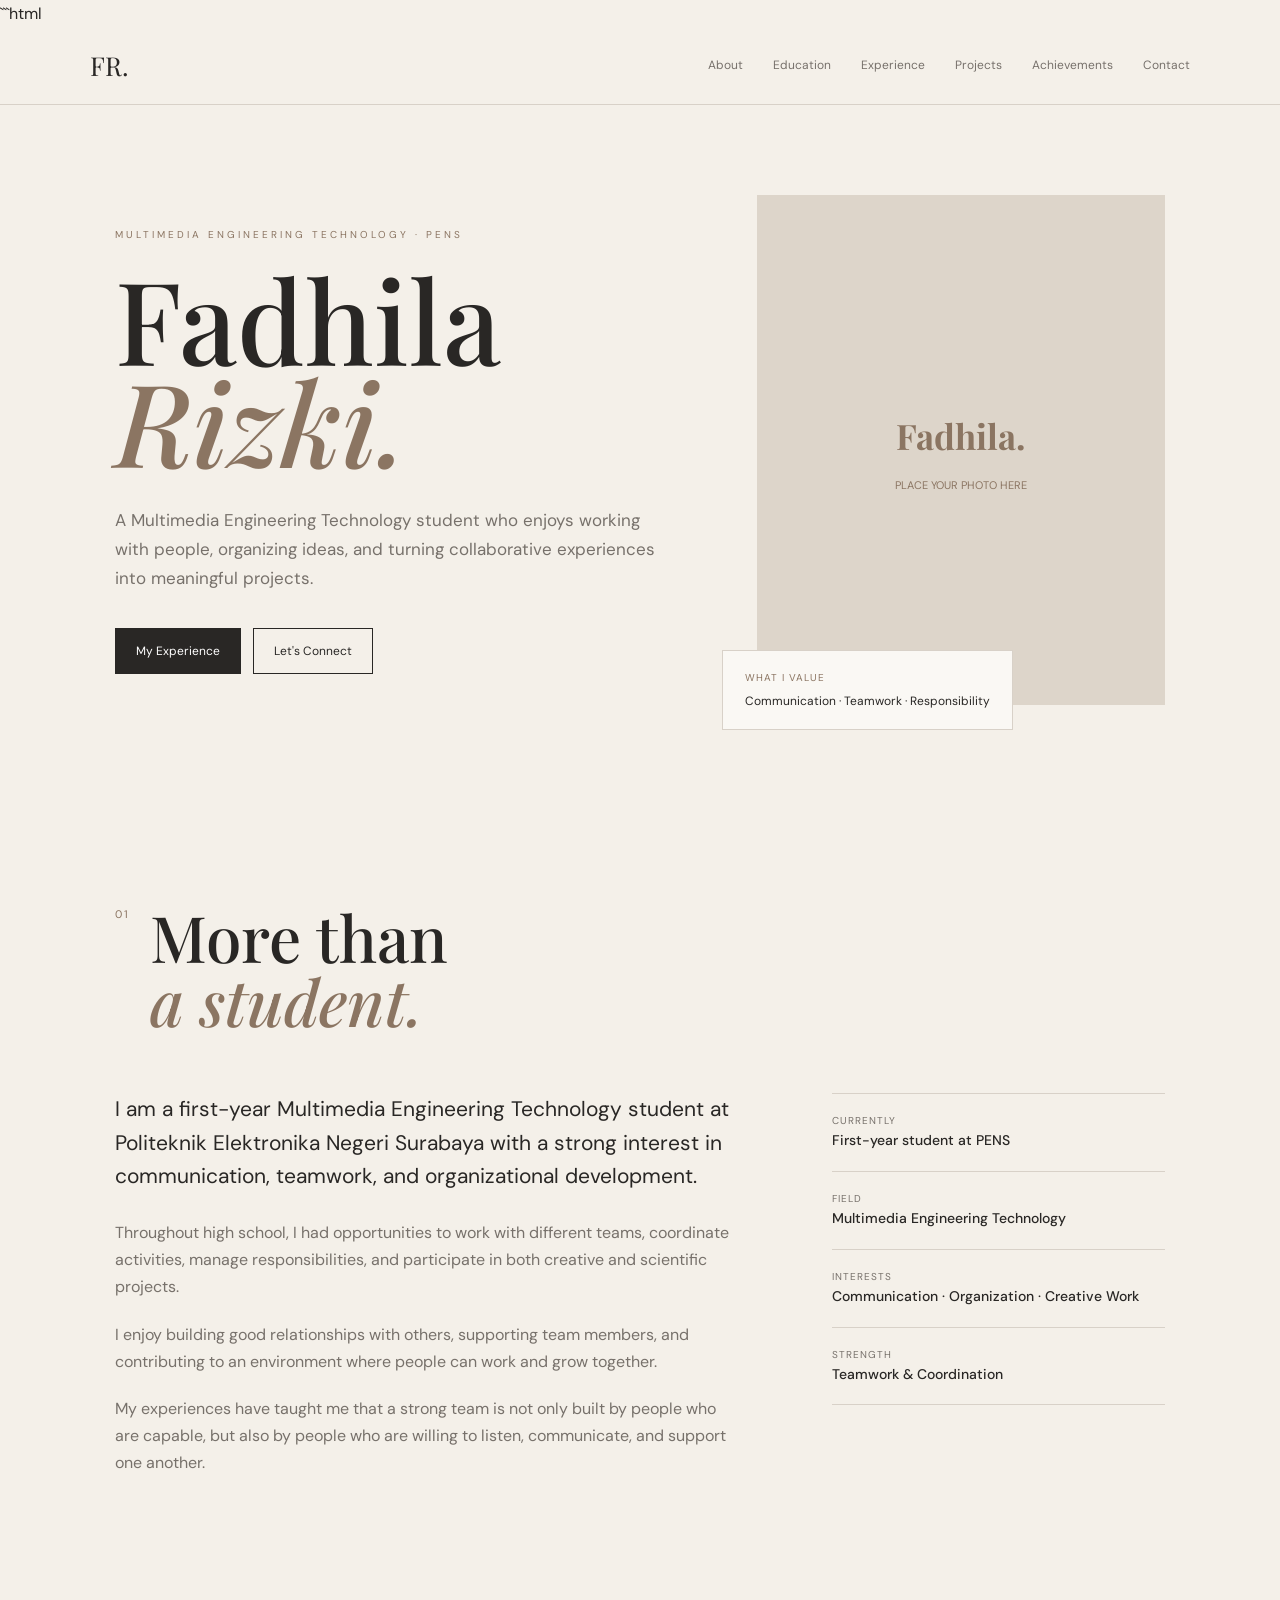
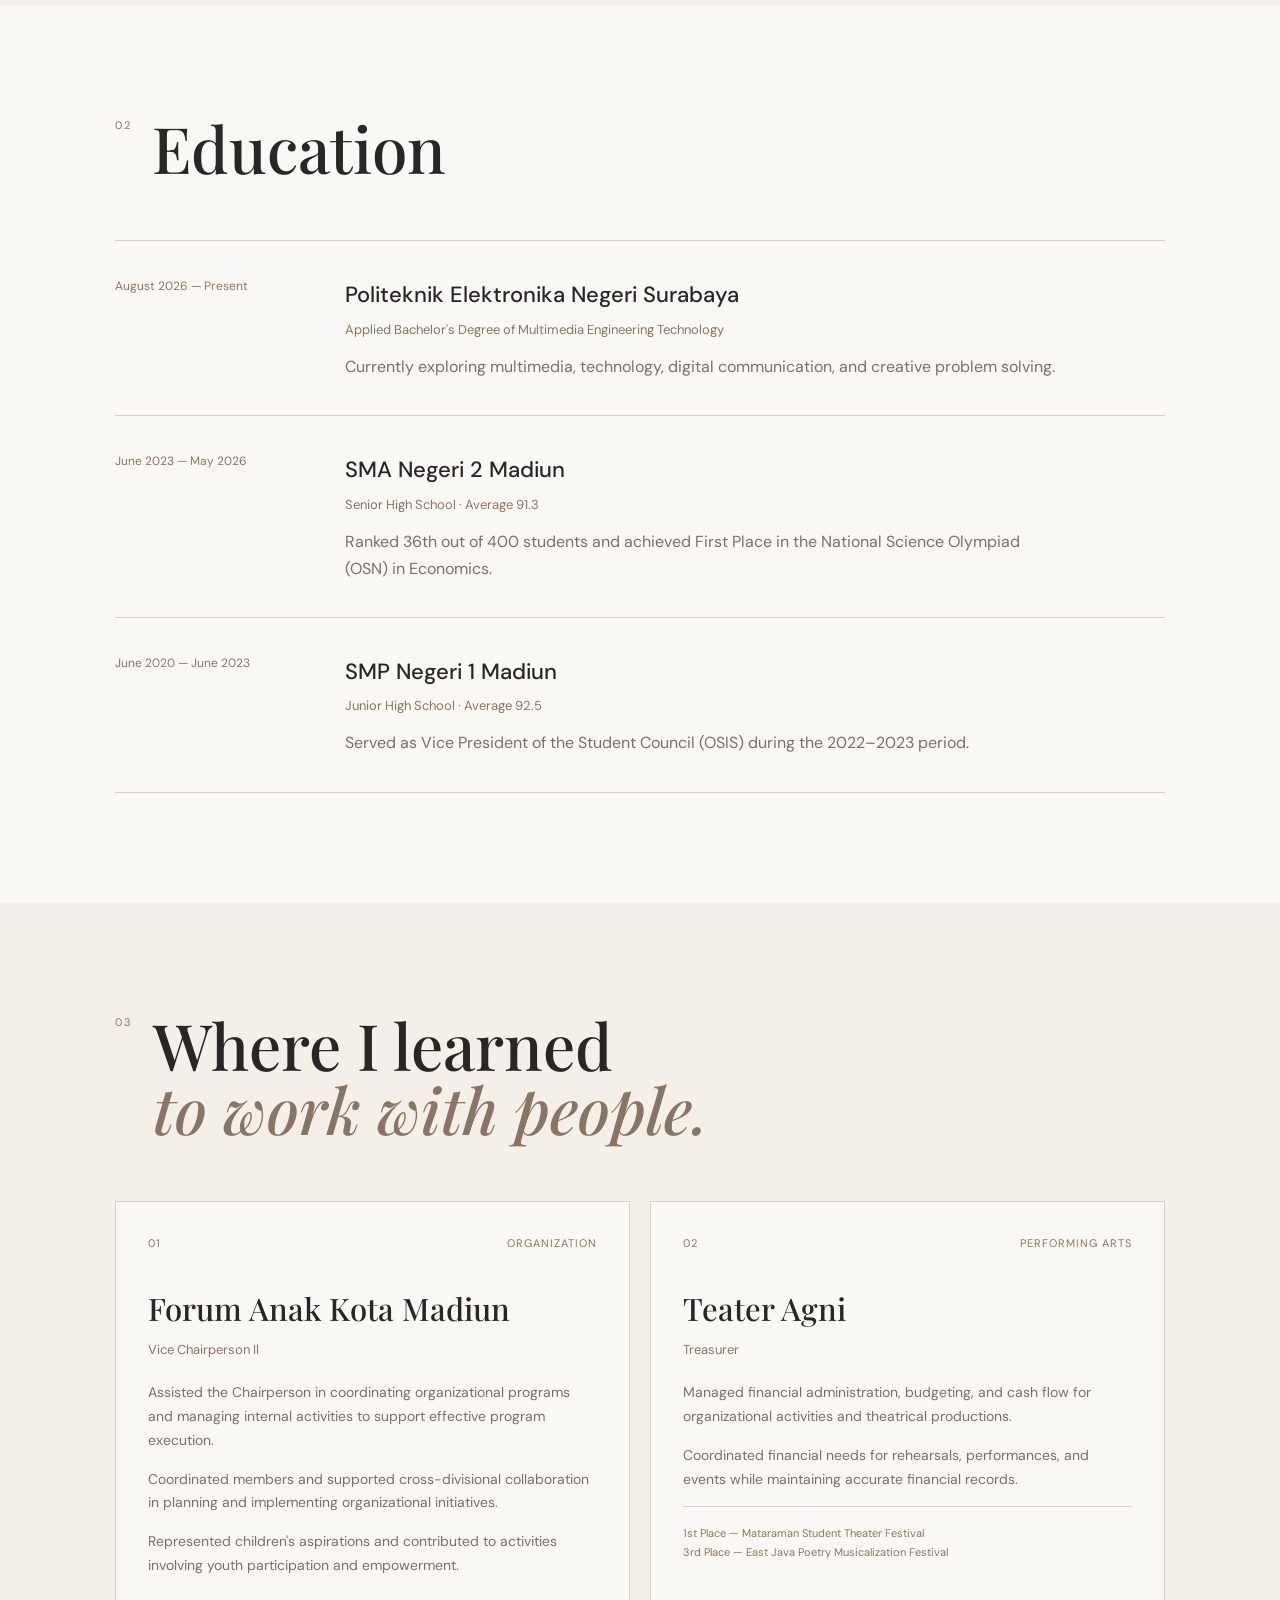
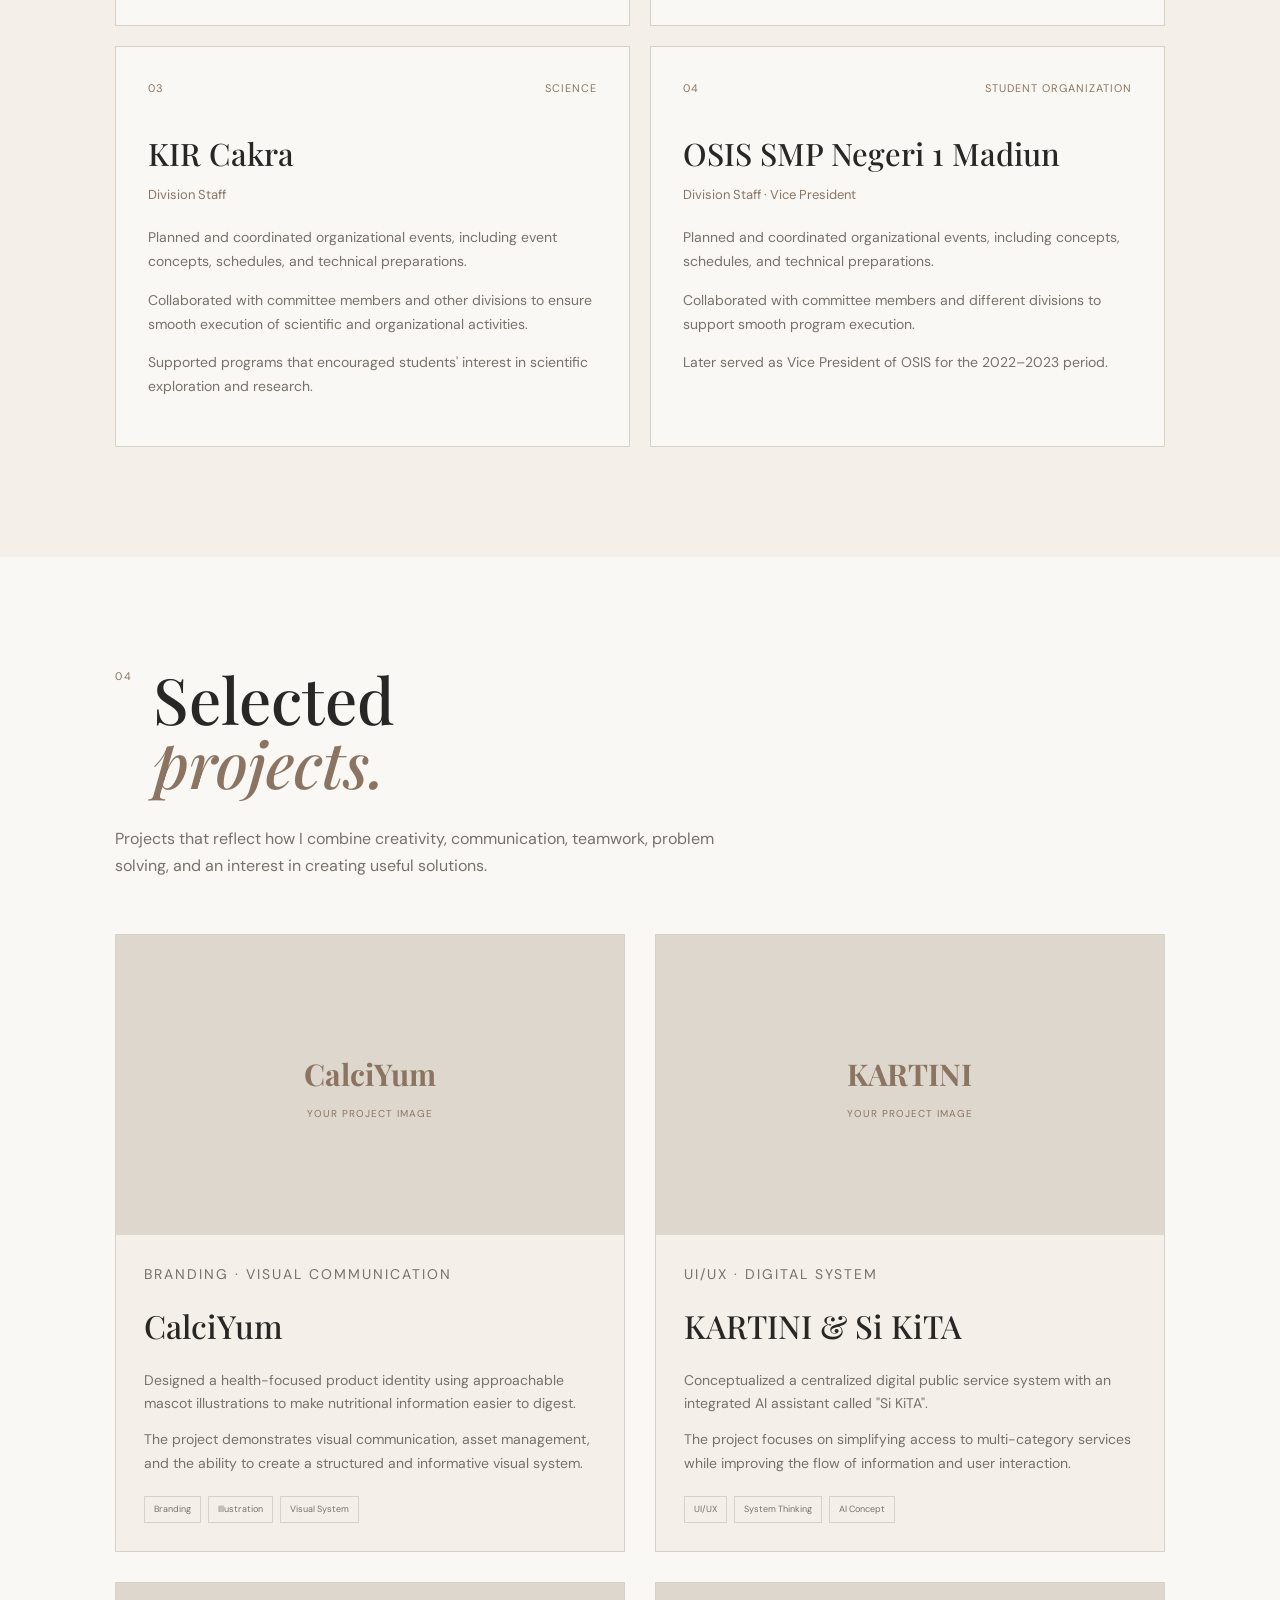
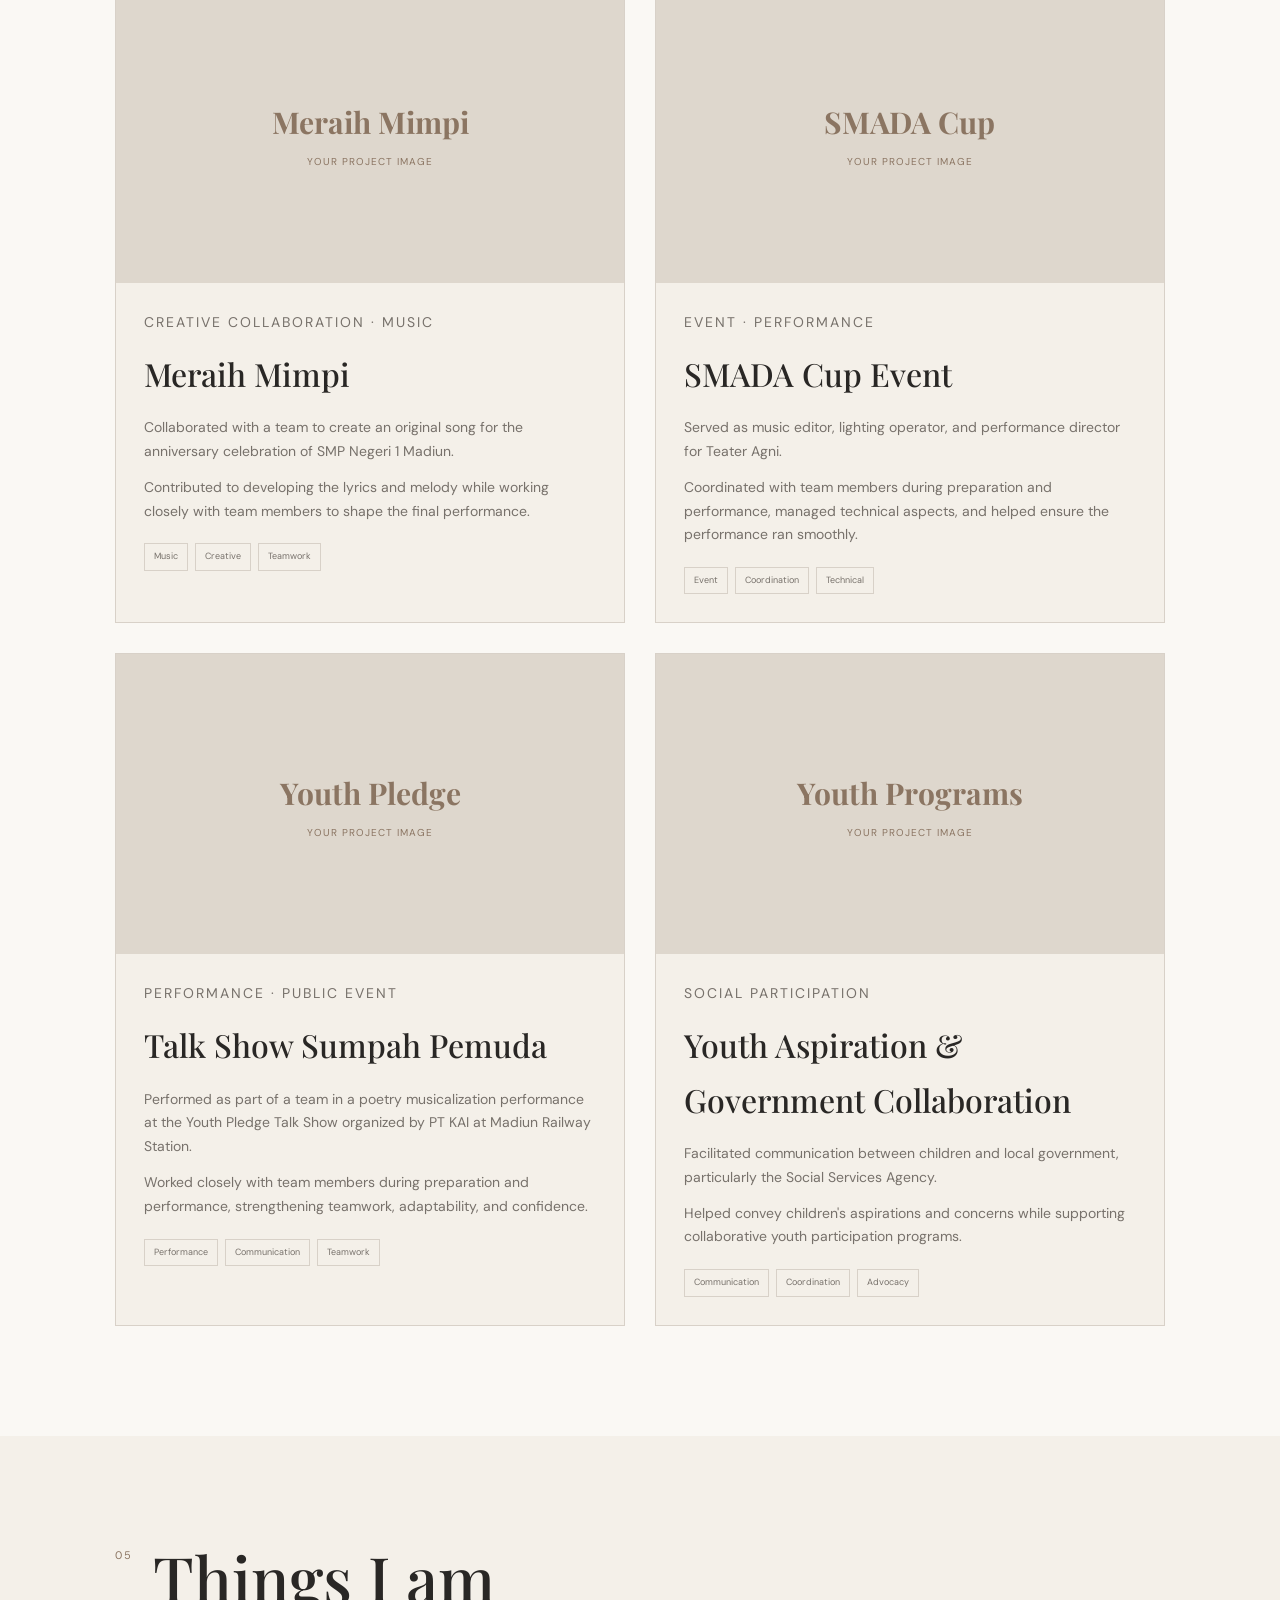
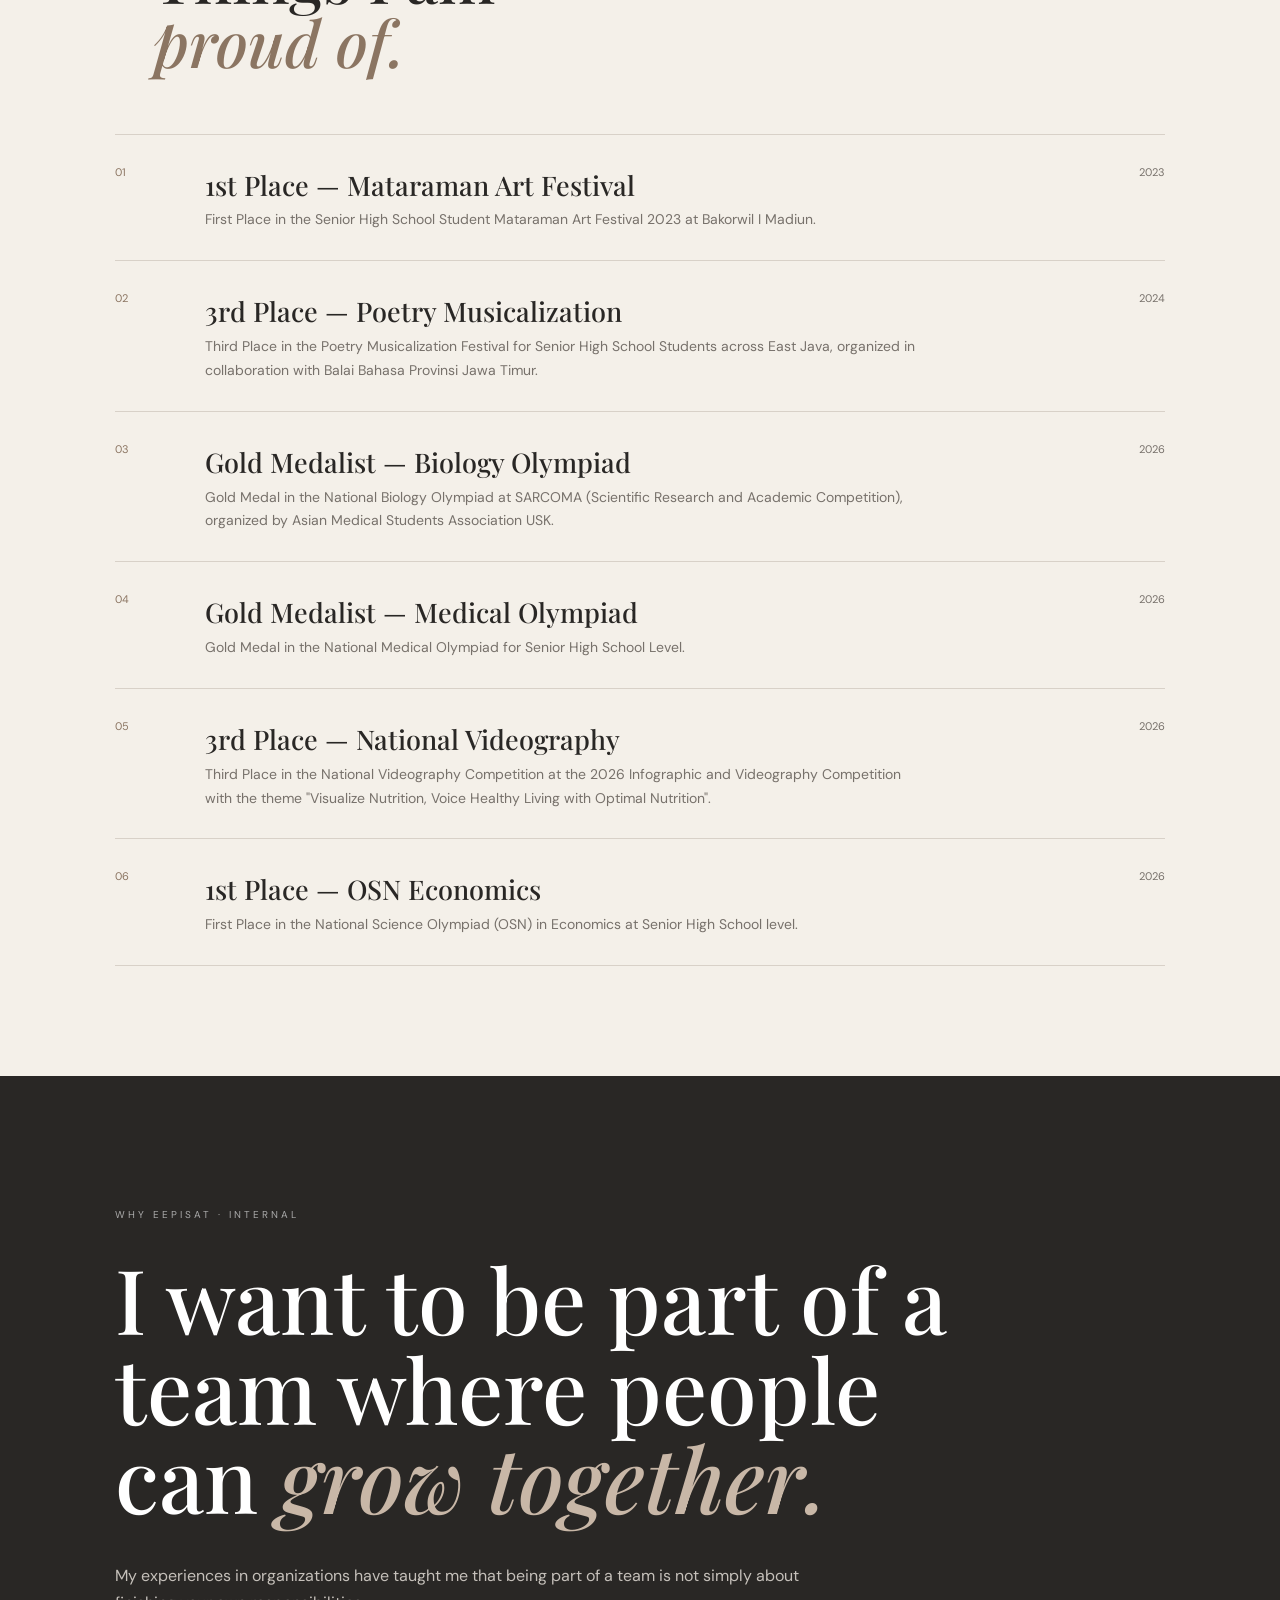
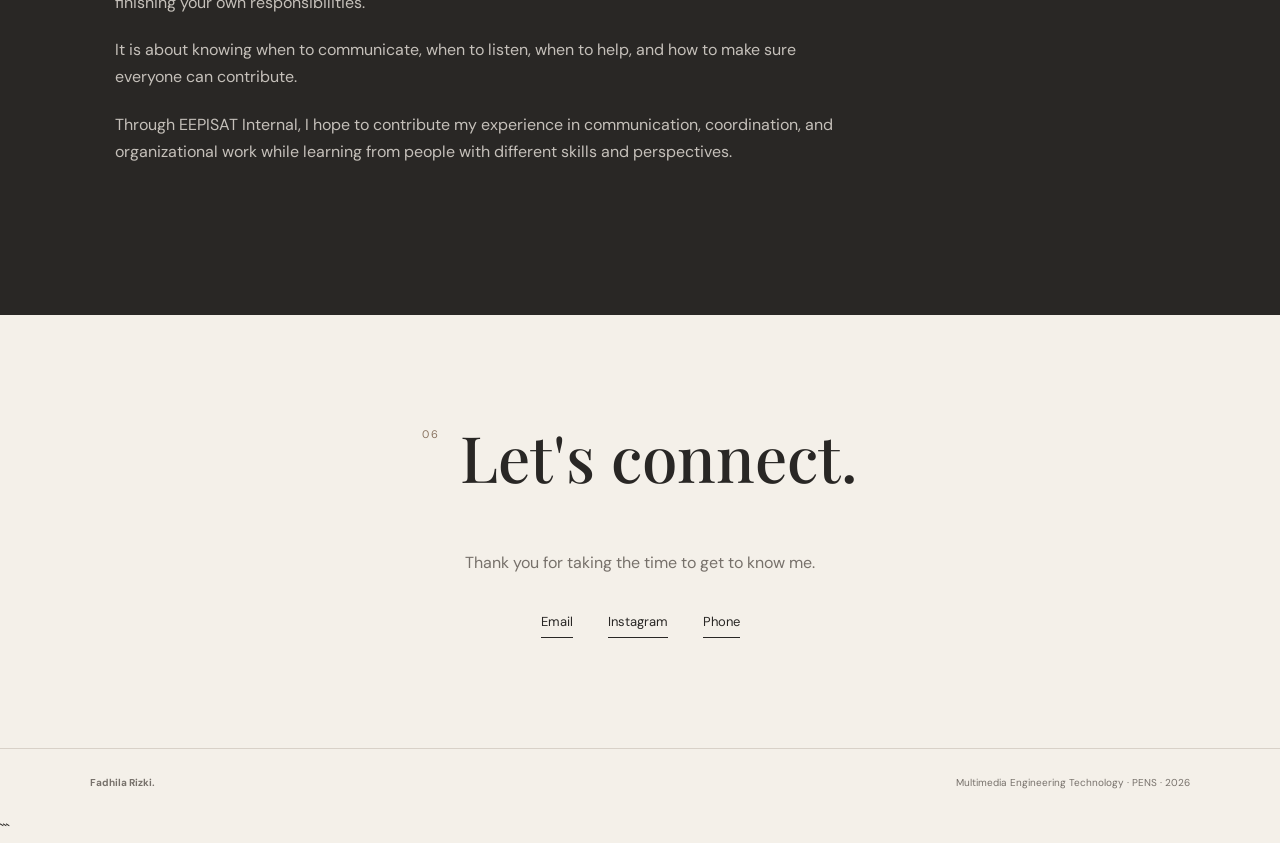
<file: index.html>
```html
<!DOCTYPE html>
<html lang="en">
<head>
    <meta charset="UTF-8">
    <meta name="viewport" content="width=device-width, initial-scale=1.0">

    <title>Fadhila Rizki | Portfolio</title>

    <link rel="preconnect" href="https://fonts.googleapis.com">
    <link rel="preconnect" href="https://fonts.gstatic.com" crossorigin>

    <link href="https://fonts.googleapis.com/css2?family=DM+Sans:wght@400;500;600;700&family=Playfair+Display:ital,wght@0,500;0,600;1,500&display=swap" rel="stylesheet">

    <style>

        /* =========================
           BASIC
        ========================= */

        * {
            margin: 0;
            padding: 0;
            box-sizing: border-box;
        }

        html {
            scroll-behavior: smooth;
        }

        body {
            background: #f4f0e9;
            color: #292725;
            font-family: "DM Sans", sans-serif;
            line-height: 1.7;
        }

        a {
            text-decoration: none;
            color: inherit;
        }

        img {
            width: 100%;
            display: block;
        }


        /* =========================
           NAVBAR
        ========================= */

        nav {
            height: 78px;
            padding: 0 7%;

            display: flex;
            justify-content: space-between;
            align-items: center;

            border-bottom: 1px solid #d8d1c8;

            position: sticky;
            top: 0;

            background: rgba(244,240,233,0.95);
            backdrop-filter: blur(10px);

            z-index: 100;
        }

        .logo {
            font-family: "Playfair Display", serif;
            font-size: 26px;
        }

        .nav-links {
            display: flex;
            gap: 30px;
        }

        .nav-links a {
            font-size: 12px;
            color: #77716b;
            transition: 0.3s;
        }

        .nav-links a:hover {
            color: #292725;
        }


        /* =========================
           HERO
        ========================= */

        .hero {
            min-height: 690px;

            padding: 90px 9%;

            display: grid;
            grid-template-columns: 1.15fr 0.85fr;

            gap: 90px;

            align-items: center;
        }

        .eyebrow {
            font-size: 10px;
            letter-spacing: 3px;
            color: #8b7562;
        }

        .hero h1 {
            font-family: "Playfair Display", serif;

            font-size: clamp(70px, 9vw, 120px);

            line-height: 0.88;

            font-weight: 500;

            margin-top: 25px;
        }

        .hero h1 i {
            color: #8b7562;
        }

        .hero-description {
            max-width: 560px;

            margin-top: 35px;

            color: #77716b;

            font-size: 17px;
        }

        .hero-buttons {
            display: flex;
            gap: 12px;

            margin-top: 35px;
        }

        .button {
            padding: 12px 20px;

            border: 1px solid #292725;

            font-size: 12px;

            transition: 0.3s;
        }

        .button.dark {
            background: #292725;
            color: white;
        }

        .button.light:hover {
            background: #292725;
            color: white;
        }


        /* =========================
           PROFILE PHOTO
        ========================= */

        .hero-photo {
            position: relative;
        }

        .photo-box {
            width: 100%;
            max-width: 420px;

            aspect-ratio: 4 / 5;

            background: #ddd5ca;

            display: flex;
            justify-content: center;
            align-items: center;

            overflow: hidden;
        }

        .photo-box img {
            width: 100%;
            height: 100%;

            object-fit: cover;
        }

        .photo-placeholder {
            text-align: center;

            color: #8b7562;

            padding: 30px;
        }

        .photo-placeholder strong {
            display: block;

            font-family: "Playfair Display", serif;

            font-size: 35px;

            margin-bottom: 10px;
        }

        .photo-placeholder span {
            font-size: 11px;
        }

        .floating-card {
            position: absolute;

            left: -35px;
            bottom: -25px;

            background: #faf8f4;

            border: 1px solid #d8d1c8;

            padding: 18px 22px;

            font-size: 12px;
        }

        .floating-card span {
            display: block;

            color: #8b7562;

            font-size: 10px;

            letter-spacing: 1px;

            margin-bottom: 5px;
        }


        /* =========================
           GENERAL SECTION
        ========================= */

        section {
            padding: 110px 9%;
        }

        .cream {
            background: #faf8f4;
        }

        .section-title {
            display: flex;

            gap: 20px;

            align-items: flex-start;

            margin-bottom: 60px;
        }

        .section-number {
            color: #8b7562;

            font-size: 11px;

            letter-spacing: 2px;
        }

        .section-title h2 {
            font-family: "Playfair Display", serif;

            font-size: clamp(43px, 5vw, 65px);

            line-height: 1;

            font-weight: 500;
        }

        .section-title h2 i {
            color: #8b7562;
        }


        /* =========================
           ABOUT
        ========================= */

        .about-grid {
            display: grid;

            grid-template-columns: 1.3fr 0.7fr;

            gap: 100px;
        }

        .about-text {
            max-width: 720px;
        }

        .about-text .big {
            color: #292725;

            font-size: 21px;

            line-height: 1.6;

            margin-bottom: 25px;
        }

        .about-text p:not(.big) {
            color: #77716b;

            margin-bottom: 20px;
        }

        .facts {
            border-top: 1px solid #d8d1c8;
        }

        .fact {
            padding: 18px 0;

            border-bottom: 1px solid #d8d1c8;

            display: flex;

            flex-direction: column;
        }

        .fact span {
            color: #77716b;

            font-size: 10px;

            text-transform: uppercase;

            letter-spacing: 1px;
        }

        .fact strong {
            font-size: 14px;

            font-weight: 500;
        }


        /* =========================
           EDUCATION
        ========================= */

        .timeline {
            border-top: 1px solid #d8d1c8;
        }

        .education {
            display: grid;

            grid-template-columns: 180px 1fr;

            gap: 50px;

            padding: 35px 0;

            border-bottom: 1px solid #d8d1c8;
        }

        .education-date {
            color: #8b7562;

            font-size: 12px;
        }

        .education h3 {
            font-size: 22px;

            font-weight: 500;
        }

        .education-role {
            color: #8b7562;

            font-size: 13px;

            margin: 5px 0 12px;
        }

        .education p:last-child {
            color: #77716b;

            max-width: 720px;
        }


        /* =========================
           EXPERIENCE
        ========================= */

        .experience-grid {
            display: grid;

            grid-template-columns: repeat(2, 1fr);

            gap: 20px;
        }

        .experience-card {
            background: #faf8f4;

            border: 1px solid #d8d1c8;

            padding: 32px;
        }

        .experience-number {
            display: flex;

            justify-content: space-between;

            color: #8b7562;

            font-size: 11px;

            letter-spacing: 1px;

            margin-bottom: 30px;
        }

        .experience-card h3 {
            font-family: "Playfair Display", serif;

            font-size: 31px;

            font-weight: 500;
        }

        .position {
            color: #8b7562;

            font-size: 13px;

            margin: 4px 0 20px;
        }

        .experience-card p:not(.position) {
            color: #77716b;

            font-size: 14px;

            margin-bottom: 15px;
        }

        .achievement-note {
            border-top: 1px solid #d8d1c8;

            padding-top: 17px;

            color: #8b7562;

            font-size: 11px;
        }


        /* =========================
           PROJECTS
        ========================= */

        .project-intro {
            max-width: 620px;

            color: #77716b;

            margin-top: -30px;

            margin-bottom: 55px;
        }

        .projects {
            display: grid;

            grid-template-columns: repeat(2, 1fr);

            gap: 30px;
        }

        .project {
            border: 1px solid #d8d1c8;

            background: #f4f0e9;
        }

        .project-image {
            height: 300px;

            background: #ded7cd;

            display: flex;

            align-items: center;

            justify-content: center;

            overflow: hidden;
        }

        .project-image img {
            height: 100%;

            object-fit: cover;
        }

        .project-placeholder {
            text-align: center;

            color: #8b7562;
        }

        .project-placeholder strong {
            display: block;

            font-family: "Playfair Display", serif;

            font-size: 30px;

            margin-bottom: 5px;
        }

        .project-placeholder span {
            font-size: 10px;

            letter-spacing: 1px;
        }

        .project-content {
            padding: 28px;
        }

        .project-type {
            color: #8b7562;

            font-size: 9px;

            letter-spacing: 2px;
        }

        .project-content h3 {
            font-family: "Playfair Display", serif;

            font-size: 32px;

            font-weight: 500;

            margin: 8px 0 15px;
        }

        .project-content p {
            color: #77716b;

            font-size: 14px;

            margin-bottom: 12px;
        }

        .tags {
            display: flex;

            flex-wrap: wrap;

            gap: 7px;

            margin-top: 20px;
        }

        .tags span {
            border: 1px solid #d8d1c8;

            padding: 5px 9px;

            color: #77716b;

            font-size: 9px;
        }


        /* =========================
           ACHIEVEMENTS
        ========================= */

        .achievement-list {
            border-top: 1px solid #d8d1c8;
        }

        .achievement {
            display: grid;

            grid-template-columns: 60px 1fr 80px;

            gap: 30px;

            padding: 28px 0;

            border-bottom: 1px solid #d8d1c8;
        }

        .achievement > span {
            color: #8b7562;

            font-size: 11px;
        }

        .achievement h3 {
            font-family: "Playfair Display", serif;

            font-size: 27px;

            font-weight: 500;
        }

        .achievement p {
            color: #77716b;

            font-size: 14px;

            max-width: 720px;
        }

        .achievement small {
            color: #77716b;

            font-size: 11px;

            text-align: right;
        }


        /* =========================
           EEPISAT MESSAGE
        ========================= */

        .eepisat {
            background: #292725;

            color: white;

            padding: 130px 9%;
        }

        .eepisat-content {
            max-width: 900px;
        }

        .eepisat .eyebrow {
            color: #aaa;
        }

        .eepisat h2 {
            font-family: "Playfair Display", serif;

            font-size: clamp(50px, 7vw, 90px);

            line-height: 1;

            font-weight: 500;

            margin: 30px 0 40px;
        }

        .eepisat h2 i {
            color: #c8b7a7;
        }

        .eepisat p:not(.eyebrow) {
            color: #c5c0ba;

            max-width: 720px;

            margin-bottom: 20px;
        }


        /* =========================
           CONTACT
        ========================= */

        .contact {
            text-align: center;
        }

        .contact .section-title {
            justify-content: center;
        }

        .contact-description {
            color: #77716b;
        }

        .contact-links {
            margin-top: 35px;

            display: flex;

            justify-content: center;

            gap: 35px;

            flex-wrap: wrap;
        }

        .contact-links a {
            border-bottom: 1px solid #292725;

            padding-bottom: 4px;

            font-size: 13px;
        }


        /* =========================
           FOOTER
        ========================= */

        footer {
            border-top: 1px solid #d8d1c8;

            padding: 25px 7%;

            display: flex;

            justify-content: space-between;

            color: #77716b;

            font-size: 10px;
        }


        /* =========================
           MOBILE
        ========================= */

        @media (max-width: 800px) {

            .nav-links {
                display: none;
            }

            .hero {
                grid-template-columns: 1fr;

                padding: 70px 7%;

                gap: 60px;
            }

            .hero h1 {
                font-size: 70px;
            }

            .hero-photo {
                max-width: 380px;

                margin: auto;
            }

            section {
                padding: 80px 7%;
            }

            .about-grid {
                grid-template-columns: 1fr;

                gap: 50px;
            }

            .education {
                grid-template-columns: 1fr;

                gap: 8px;
            }

            .experience-grid,
            .projects {
                grid-template-columns: 1fr;
            }

            .achievement {
                grid-template-columns: 35px 1fr;
            }

            .achievement small {
                grid-column: 2;

                text-align: left;
            }

            .contact-links {
                flex-direction: column;

                align-items: center;
            }

            footer {
                flex-direction: column;

                gap: 8px;
            }

        }

    </style>
</head>


<body>


<!-- =========================
     NAVIGATION
========================= -->

<nav>

    <a href="#" class="logo">FR.</a>

    <div class="nav-links">

        <a href="#about">About</a>

        <a href="#education">Education</a>

        <a href="#experience">Experience</a>

        <a href="#projects">Projects</a>

        <a href="#achievements">Achievements</a>

        <a href="#contact">Contact</a>

    </div>

</nav>



<!-- =========================
     HERO
========================= -->

<header class="hero">

    <div>

        <p class="eyebrow">
            MULTIMEDIA ENGINEERING TECHNOLOGY · PENS
        </p>

        <h1>
            Fadhila<br>
            <i>Rizki.</i>
        </h1>

        <p class="hero-description">
            A Multimedia Engineering Technology student who enjoys
            working with people, organizing ideas, and turning
            collaborative experiences into meaningful projects.
        </p>

        <div class="hero-buttons">

            <a href="#experience" class="button dark">
                My Experience
            </a>

            <a href="#contact" class="button light">
                Let's Connect
            </a>

        </div>

    </div>


    <div class="hero-photo">

        <div class="photo-box">

            <!--
            GANTI BAGIAN INI DENGAN FOTO KAMU

            Contoh:
            <img src="profile.jpg" alt="Fadhila Rizki">
            -->

            <div class="photo-placeholder">

                <strong>Fadhila.</strong>

                <span>
                    PLACE YOUR PHOTO HERE
                </span>

            </div>

        </div>


        <div class="floating-card">

            <span>WHAT I VALUE</span>

            Communication · Teamwork · Responsibility

        </div>

    </div>

</header>



<!-- =========================
     ABOUT
========================= -->

<section id="about">

    <div class="section-title">

        <span class="section-number">01</span>

        <h2>
            More than<br>
            <i>a student.</i>
        </h2>

    </div>


    <div class="about-grid">

        <div class="about-text">

            <p class="big">

                I am a first-year Multimedia Engineering Technology
                student at Politeknik Elektronika Negeri Surabaya
                with a strong interest in communication, teamwork,
                and organizational development.

            </p>


            <p>

                Throughout high school, I had opportunities to work
                with different teams, coordinate activities, manage
                responsibilities, and participate in both creative
                and scientific projects.

            </p>


            <p>

                I enjoy building good relationships with others,
                supporting team members, and contributing to an
                environment where people can work and grow together.

            </p>


            <p>

                My experiences have taught me that a strong team
                is not only built by people who are capable,
                but also by people who are willing to listen,
                communicate, and support one another.

            </p>

        </div>


        <div class="facts">

            <div class="fact">

                <span>Currently</span>

                <strong>
                    First-year student at PENS
                </strong>

            </div>


            <div class="fact">

                <span>Field</span>

                <strong>
                    Multimedia Engineering Technology
                </strong>

            </div>


            <div class="fact">

                <span>Interests</span>

                <strong>
                    Communication · Organization · Creative Work
                </strong>

            </div>


            <div class="fact">

                <span>Strength</span>

                <strong>
                    Teamwork & Coordination
                </strong>

            </div>

        </div>

    </div>

</section>



<!-- =========================
     EDUCATION
========================= -->

<section id="education" class="cream">

    <div class="section-title">

        <span class="section-number">02</span>

        <h2>Education</h2>

    </div>


    <div class="timeline">


        <div class="education">

            <div class="education-date">
                August 2026 — Present
            </div>

            <div>

                <h3>
                    Politeknik Elektronika Negeri Surabaya
                </h3>

                <p class="education-role">
                    Applied Bachelor's Degree of Multimedia Engineering Technology
                </p>

                <p>
                    Currently exploring multimedia, technology,
                    digital communication, and creative problem solving.
                </p>

            </div>

        </div>


        <div class="education">

            <div class="education-date">
                June 2023 — May 2026
            </div>

            <div>

                <h3>
                    SMA Negeri 2 Madiun
                </h3>

                <p class="education-role">
                    Senior High School · Average 91.3
                </p>

                <p>
                    Ranked 36th out of 400 students and achieved
                    First Place in the National Science Olympiad (OSN)
                    in Economics.
                </p>

            </div>

        </div>


        <div class="education">

            <div class="education-date">
                June 2020 — June 2023
            </div>

            <div>

                <h3>
                    SMP Negeri 1 Madiun
                </h3>

                <p class="education-role">
                    Junior High School · Average 92.5
                </p>

                <p>
                    Served as Vice President of the Student Council
                    (OSIS) during the 2022–2023 period.
                </p>

            </div>

        </div>

    </div>

</section>



<!-- =========================
     ORGANIZATION
========================= -->

<section id="experience">

    <div class="section-title">

        <span class="section-number">03</span>

        <h2>
            Where I learned<br>
            <i>to work with people.</i>
        </h2>

    </div>


    <div class="experience-grid">


        <!-- FORUM ANAK -->

        <article class="experience-card">

            <div class="experience-number">

                <span>01</span>

                <span>ORGANIZATION</span>

            </div>

            <h3>
                Forum Anak Kota Madiun
            </h3>

            <p class="position">
                Vice Chairperson II
            </p>

            <p>
                Assisted the Chairperson in coordinating
                organizational programs and managing internal
                activities to support effective program execution.
            </p>

            <p>
                Coordinated members and supported cross-divisional
                collaboration in planning and implementing
                organizational initiatives.
            </p>

            <p>
                Represented children's aspirations and contributed
                to activities involving youth participation and empowerment.
            </p>

        </article>



        <!-- TEATER AGNI -->

        <article class="experience-card">

            <div class="experience-number">

                <span>02</span>

                <span>PERFORMING ARTS</span>

            </div>

            <h3>
                Teater Agni
            </h3>

            <p class="position">
                Treasurer
            </p>

            <p>
                Managed financial administration, budgeting,
                and cash flow for organizational activities
                and theatrical productions.
            </p>

            <p>
                Coordinated financial needs for rehearsals,
                performances, and events while maintaining
                accurate financial records.
            </p>

            <div class="achievement-note">

                1st Place — Mataraman Student Theater Festival
                <br>

                3rd Place — East Java Poetry Musicalization Festival

            </div>

        </article>



        <!-- KIR -->

        <article class="experience-card">

            <div class="experience-number">

                <span>03</span>

                <span>SCIENCE</span>

            </div>

            <h3>
                KIR Cakra
            </h3>

            <p class="position">
                Division Staff
            </p>

            <p>
                Planned and coordinated organizational events,
                including event concepts, schedules, and
                technical preparations.
            </p>

            <p>
                Collaborated with committee members and other
                divisions to ensure smooth execution of scientific
                and organizational activities.
            </p>

            <p>
                Supported programs that encouraged students'
                interest in scientific exploration and research.
            </p>

        </article>



        <!-- OSIS -->

        <article class="experience-card">

            <div class="experience-number">

                <span>04</span>

                <span>STUDENT ORGANIZATION</span>

            </div>

            <h3>
                OSIS SMP Negeri 1 Madiun
            </h3>

            <p class="position">
                Division Staff · Vice President
            </p>

            <p>
                Planned and coordinated organizational events,
                including concepts, schedules, and technical
                preparations.
            </p>

            <p>
                Collaborated with committee members and different
                divisions to support smooth program execution.
            </p>

            <p>
                Later served as Vice President of OSIS for
                the 2022–2023 period.
            </p>

        </article>

    </div>

</section>



<!-- =========================
     PROJECT EXPERIENCE
========================= -->

<section id="projects" class="cream">

    <div class="section-title">

        <span class="section-number">04</span>

        <h2>
            Selected<br>
            <i>projects.</i>
        </h2>

    </div>


    <p class="project-intro">

        Projects that reflect how I combine creativity,
        communication, teamwork, problem solving, and
        an interest in creating useful solutions.

    </p>


    <div class="projects">


        <!-- CALCIYUM -->

        <article class="project">

            <div class="project-image">

                <!--
                GANTI DENGAN:
                <img src="calciyum.jpg" alt="CalciYum">
                -->

                <div class="project-placeholder">

                    <strong>CalciYum</strong>

                    <span>
                        YOUR PROJECT IMAGE
                    </span>

                </div>

            </div>


            <div class="project-content">

                <p class="project-type">
                    BRANDING · VISUAL COMMUNICATION
                </p>

                <h3>
                    CalciYum
                </h3>

                <p>
                    Designed a health-focused product identity
                    using approachable mascot illustrations
                    to make nutritional information easier to digest.
                </p>

                <p>
                    The project demonstrates visual communication,
                    asset management, and the ability to create
                    a structured and informative visual system.
                </p>

                <div class="tags">

                    <span>Branding</span>
                    <span>Illustration</span>
                    <span>Visual System</span>

                </div>

            </div>

        </article>



        <!-- KARTINI -->

        <article class="project">

            <div class="project-image">

                <!--
                GANTI DENGAN:
                <img src="kartini.jpg" alt="KARTINI">
                -->

                <div class="project-placeholder">

                    <strong>KARTINI</strong>

                    <span>
                        YOUR PROJECT IMAGE
                    </span>

                </div>

            </div>


            <div class="project-content">

                <p class="project-type">
                    UI/UX · DIGITAL SYSTEM
                </p>

                <h3>
                    KARTINI & Si KiTA
                </h3>

                <p>
                    Conceptualized a centralized digital public
                    service system with an integrated AI assistant
                    called "Si KiTA".
                </p>

                <p>
                    The project focuses on simplifying access to
                    multi-category services while improving the
                    flow of information and user interaction.
                </p>

                <div class="tags">

                    <span>UI/UX</span>
                    <span>System Thinking</span>
                    <span>AI Concept</span>

                </div>

            </div>

        </article>



        <!-- MERAIH MIMPI -->

        <article class="project">

            <div class="project-image">

                <!--
                GANTI DENGAN:
                <img src="meraih-mimpi.jpg" alt="Meraih Mimpi">
                -->

                <div class="project-placeholder">

                    <strong>Meraih Mimpi</strong>

                    <span>
                        YOUR PROJECT IMAGE
                    </span>

                </div>

            </div>


            <div class="project-content">

                <p class="project-type">
                    CREATIVE COLLABORATION · MUSIC
                </p>

                <h3>
                    Meraih Mimpi
                </h3>

                <p>
                    Collaborated with a team to create an original
                    song for the anniversary celebration of
                    SMP Negeri 1 Madiun.
                </p>

                <p>
                    Contributed to developing the lyrics and melody
                    while working closely with team members to
                    shape the final performance.
                </p>

                <div class="tags">

                    <span>Music</span>
                    <span>Creative</span>
                    <span>Teamwork</span>

                </div>

            </div>

        </article>



        <!-- SMADA CUP -->

        <article class="project">

            <div class="project-image">

                <div class="project-placeholder">

                    <strong>SMADA Cup</strong>

                    <span>
                        YOUR PROJECT IMAGE
                    </span>

                </div>

            </div>


            <div class="project-content">

                <p class="project-type">
                    EVENT · PERFORMANCE
                </p>

                <h3>
                    SMADA Cup Event
                </h3>

                <p>
                    Served as music editor, lighting operator,
                    and performance director for Teater Agni.
                </p>

                <p>
                    Coordinated with team members during preparation
                    and performance, managed technical aspects,
                    and helped ensure the performance ran smoothly.
                </p>

                <div class="tags">

                    <span>Event</span>
                    <span>Coordination</span>
                    <span>Technical</span>

                </div>

            </div>

        </article>



        <!-- PT KAI -->

        <article class="project">

            <div class="project-image">

                <div class="project-placeholder">

                    <strong>Youth Pledge</strong>

                    <span>
                        YOUR PROJECT IMAGE
                    </span>

                </div>

            </div>


            <div class="project-content">

                <p class="project-type">
                    PERFORMANCE · PUBLIC EVENT
                </p>

                <h3>
                    Talk Show Sumpah Pemuda
                </h3>

                <p>
                    Performed as part of a team in a poetry
                    musicalization performance at the Youth Pledge
                    Talk Show organized by PT KAI at Madiun Railway Station.
                </p>

                <p>
                    Worked closely with team members during
                    preparation and performance, strengthening
                    teamwork, adaptability, and confidence.
                </p>

                <div class="tags">

                    <span>Performance</span>
                    <span>Communication</span>
                    <span>Teamwork</span>

                </div>

            </div>

        </article>



        <!-- YOUTH PROGRAM -->

        <article class="project">

            <div class="project-image">

                <div class="project-placeholder">

                    <strong>Youth Programs</strong>

                    <span>
                        YOUR PROJECT IMAGE
                    </span>

                </div>

            </div>


            <div class="project-content">

                <p class="project-type">
                    SOCIAL PARTICIPATION
                </p>

                <h3>
                    Youth Aspiration & Government Collaboration
                </h3>

                <p>
                    Facilitated communication between children
                    and local government, particularly the
                    Social Services Agency.
                </p>

                <p>
                    Helped convey children's aspirations and
                    concerns while supporting collaborative
                    youth participation programs.
                </p>

                <div class="tags">

                    <span>Communication</span>
                    <span>Coordination</span>
                    <span>Advocacy</span>

                </div>

            </div>

        </article>

    </div>

</section>



<!-- =========================
     ACHIEVEMENTS
========================= -->

<section id="achievements">

    <div class="section-title">

        <span class="section-number">05</span>

        <h2>
            Things I am<br>
            <i>proud of.</i>
        </h2>

    </div>


    <div class="achievement-list">


        <div class="achievement">

            <span>01</span>

            <div>

                <h3>
                    1st Place — Mataraman Art Festival
                </h3>

                <p>
                    First Place in the Senior High School Student
                    Mataraman Art Festival 2023 at Bakorwil I Madiun.
                </p>

            </div>

            <small>2023</small>

        </div>


        <div class="achievement">

            <span>02</span>

            <div>

                <h3>
                    3rd Place — Poetry Musicalization
                </h3>

                <p>
                    Third Place in the Poetry Musicalization Festival
                    for Senior High School Students across East Java,
                    organized in collaboration with Balai Bahasa
                    Provinsi Jawa Timur.
                </p>

            </div>

            <small>2024</small>

        </div>


        <div class="achievement">

            <span>03</span>

            <div>

                <h3>
                    Gold Medalist — Biology Olympiad
                </h3>

                <p>
                    Gold Medal in the National Biology Olympiad at
                    SARCOMA (Scientific Research and Academic Competition),
                    organized by Asian Medical Students Association USK.
                </p>

            </div>

            <small>2026</small>

        </div>


        <div class="achievement">

            <span>04</span>

            <div>

                <h3>
                    Gold Medalist — Medical Olympiad
                </h3>

                <p>
                    Gold Medal in the National Medical Olympiad
                    for Senior High School Level.
                </p>

            </div>

            <small>2026</small>

        </div>


        <div class="achievement">

            <span>05</span>

            <div>

                <h3>
                    3rd Place — National Videography
                </h3>

                <p>
                    Third Place in the National Videography Competition
                    at the 2026 Infographic and Videography Competition
                    with the theme "Visualize Nutrition, Voice Healthy
                    Living with Optimal Nutrition".
                </p>

            </div>

            <small>2026</small>

        </div>


        <div class="achievement">

            <span>06</span>

            <div>

                <h3>
                    1st Place — OSN Economics
                </h3>

                <p>
                    First Place in the National Science Olympiad (OSN)
                    in Economics at Senior High School level.
                </p>

            </div>

            <small>2026</small>

        </div>

    </div>

</section>



<!-- =========================
     WHY EEPISAT
========================= -->

<section class="eepisat">

    <div class="eepisat-content">

        <p class="eyebrow">
            WHY EEPISAT · INTERNAL
        </p>


        <h2>
            I want to be part of a team
            where people can
            <i>grow together.</i>
        </h2>


        <p>
            My experiences in organizations have taught me that
            being part of a team is not simply about finishing
            your own responsibilities.
        </p>


        <p>
            It is about knowing when to communicate, when to listen,
            when to help, and how to make sure everyone can contribute.
        </p>


        <p>
            Through EEPISAT Internal, I hope to contribute my
            experience in communication, coordination, and
            organizational work while learning from people with
            different skills and perspectives.
        </p>

    </div>

</section>



<!-- =========================
     CONTACT
========================= -->

<section id="contact" class="contact">

    <div class="section-title">

        <span class="section-number">06</span>

        <h2>
            Let's connect.
        </h2>

    </div>


    <p class="contact-description">

        Thank you for taking the time to get to know me.

    </p>


    <div class="contact-links">

        <a href="mailto:fadhila050507@gmail.com">
            Email
        </a>

        <a href="https://instagram.com/dhilarzk" target="_blank">
            Instagram
        </a>

        <a href="tel:082335744839">
            Phone
        </a>

    </div>

</section>



<!-- =========================
     FOOTER
========================= -->

<footer>

    <strong>
        Fadhila Rizki.
    </strong>

    <span>
        Multimedia Engineering Technology · PENS · 2026
    </span>

</footer>


</body>
</html>
```
</file>
